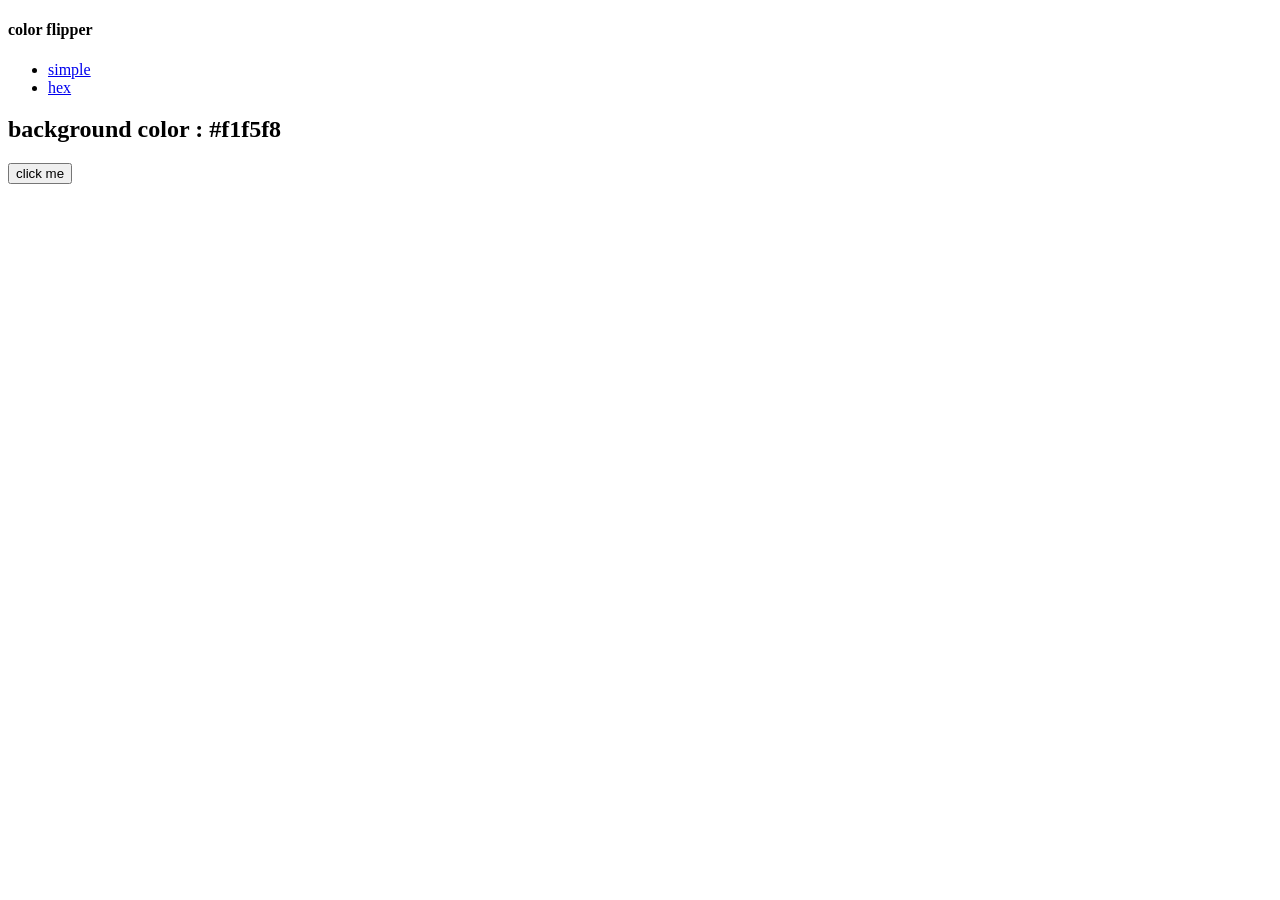
<file: 2024 1월 2주/index.html>
<!DOCTYPE html>
<html lang="en">
<head>
    <meta charset="UTF-8">
    <meta name="viewport" content="width=device-width, initial-scale=1.0">
    <title>Document</title>
</head>
<body>
    <nav>
        <div class="nav-center"></div>
        <h4>color flipper</h4>
        <ul class="nav-links">
            <li>
                <a href="index.html">simple</a>
            </li>
            <li>
                <a href="hex.html">hex</a>
            </li>

        </ul>

        <!--java script-------------->
    </nav>
    
    <main>
        <div class="conatiner">
            <h2>background color :<span class ="color">
                #f1f5f8
            </span>
            </h2>
            <button class ="btn btn-hero" id="btn">click me</button>
        </div>
    </main>
    <script src="hex.js"></script>
</body>
</html>
</file>
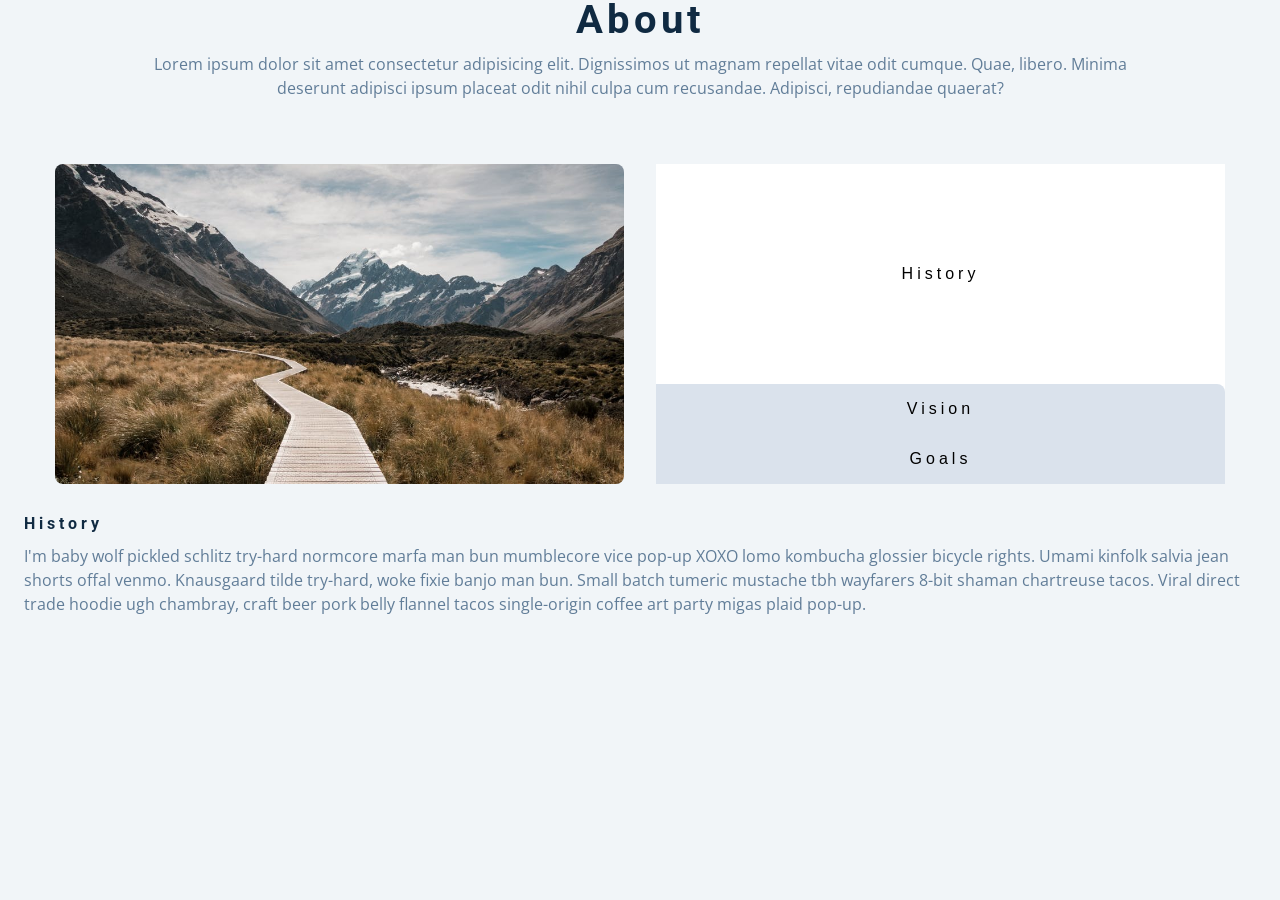
<file: 2024 1월 3주/0120/index.html>
<!DOCTYPE html>
<html lang="en">
  <head>
    <meta charset="UTF-8" />
    <meta name="viewport" content="width=device-width, initial-scale=1.0" />
    <title>Tabs</title>

    <!-- styles -->
    <link rel="stylesheet" href="styles.css" />
  </head>
  <body>
    <section>
      <div class="title">
        <h2>about</h2>
        <p>
          Lorem ipsum dolor sit amet consectetur adipisicing elit. Dignissimos
          ut magnam repellat vitae odit cumque. Quae, libero. Minima deserunt
          adipisci ipsum placeat odit nihil culpa cum recusandae. Adipisci,
          repudiandae quaerat?
        </p>
      </div>
      <div class="about-center section-center">
        <article class="about-img">
          <img src="hero-bcg.jpeg" alt="about picture">
        </article>
        <article class="about">
<!--button container-->
        <div class="btn-container"></div>
        <button class="tab-btn active" data-id="history">history</button>
        <button class="tab-btn" data-id="vision">vision</button>
        <button class="tab-btn" data-id="goals">goals</button>
      </div>      <article class="about-content">

        <!--single item-->
        <div class="content active" id="history">
          <h4>history</h4>
          <p>
            I'm baby wolf pickled schlitz try-hard normcore marfa man bun mumblecore vice
            pop-up XOXO lomo kombucha glossier bicycle rights. Umami kinfolk salvia jean
            shorts offal venmo. Knausgaard tilde try-hard, woke fixie banjo man bun. Small
            batch tumeric mustache tbh wayfarers 8-bit shaman chartreuse tacos. Viral
            direct trade hoodie ugh chambray, craft beer pork belly flannel tacos
            single-origin coffee art party migas plaid pop-up.
          </p>

        </div>

        <!--end of single item-->

        <!--single item-->
        <div class="content" id="vision">
          <h4>vision</h4>

          <p>
            Man bun PBR&B keytar copper mug prism, hell of helvetica. Synth crucifix offal
            deep v hella biodiesel. Church-key listicle polaroid put a bird on it
            chillwave palo santo enamel pin, tattooed meggings franzen la croix cray.
            Retro yr aesthetic four loko tbh helvetica air plant, neutra palo santo tofu
            mumblecore. Hoodie bushwick pour-over jean shorts chartreuse shabby chic. Roof
            party hammock master cleanse pop-up truffaut, bicycle rights skateboard
            affogato readymade sustainable deep v live-edge schlitz narwhal.
          </p>
          <ul>
            <li>list item</li>
            <li>list item</li>
            <li>list item</li>
          </ul>
        </div>
        <!--end of single item-->

        <!--single item-->
        <div class="content" id="goals">
          <h4>goals</h4>
          <p>
            Chambray authentic truffaut, kickstarter brunch taxidermy vape heirloom four
            dollar toast raclette shoreditch church-key. Poutine etsy tote bag, cred
            fingerstache leggings cornhole everyday carry blog gastropub. Brunch biodiesel
            sartorial mlkshk swag, mixtape hashtag marfa readymade direct trade man braid
            cold-pressed roof party. Small batch adaptogen coloring book heirloom.
            Letterpress food truck hammock literally hell of wolf beard adaptogen everyday
            carry. Dreamcatcher pitchfork yuccie, banh mi salvia venmo photo booth quinoa
            chicharrones.
          </p>
          
        </div>
        <!--end of single item-->

      </article>


      </article>

    </section>
    <!-- javascript -->
    <script src="app.js"></script>
  </body>
</html>
</file>
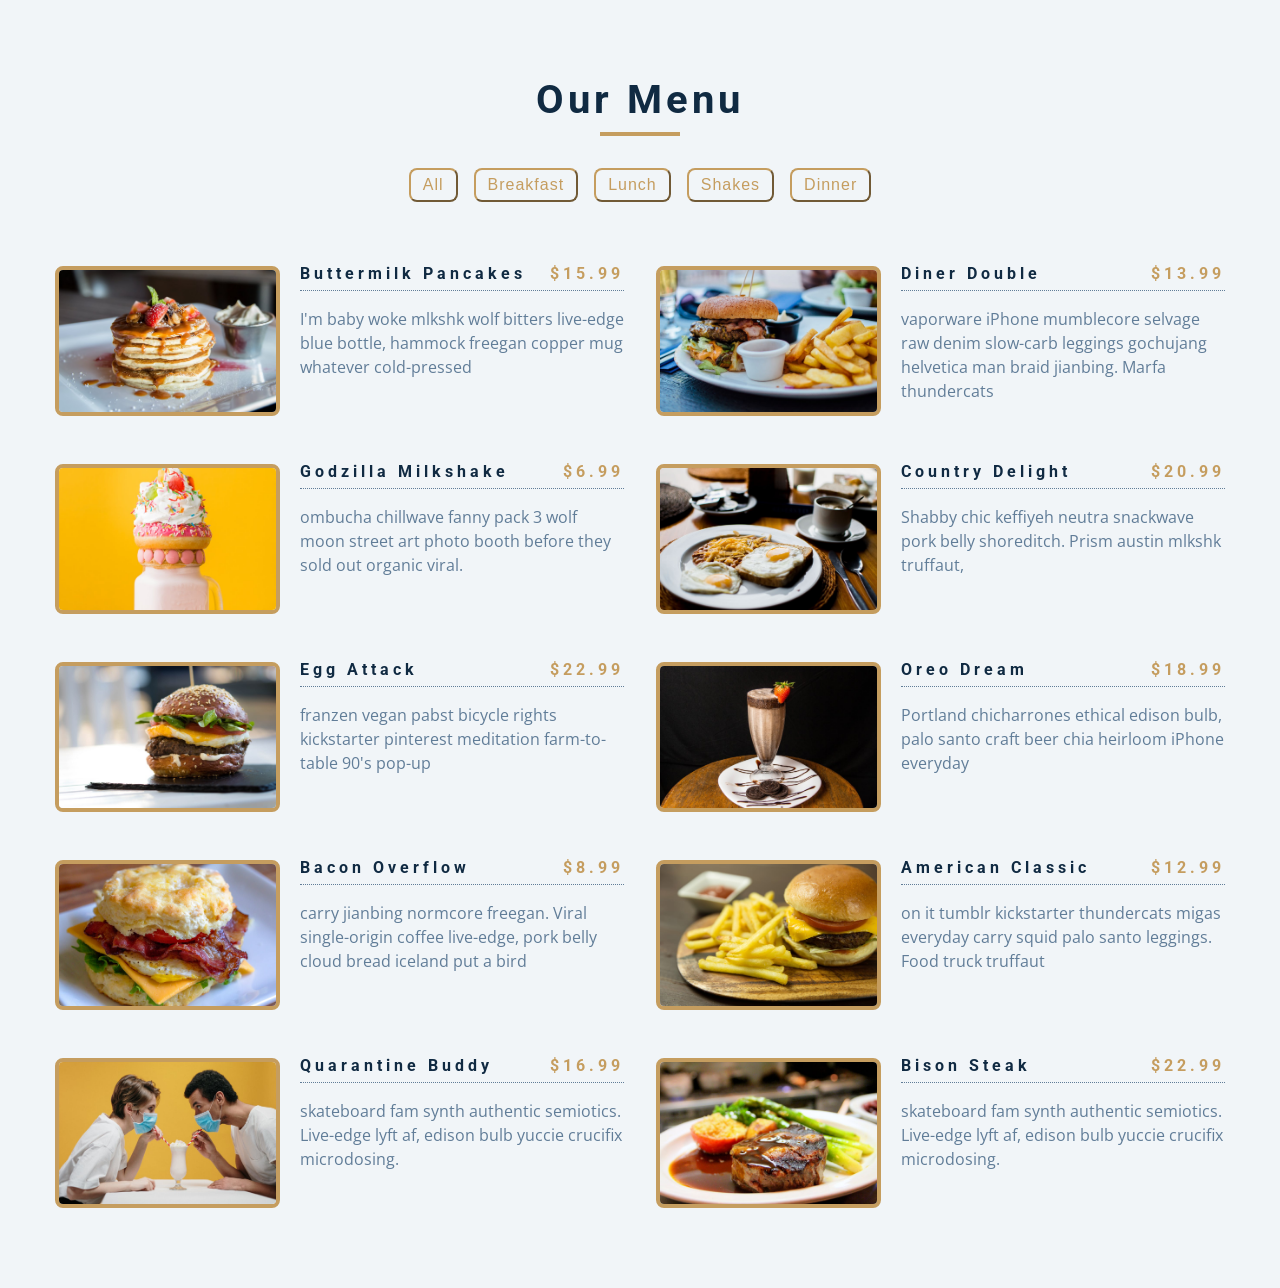
<file: 2024 1월 4주/0123/index.html>
<!DOCTYPE html>
<html lang="en">
  <head>
    <meta charset="UTF-8" />
    <meta name="viewport" content="width=device-width, initial-scale=1.0" />
    <title>Menu</title>
    <!-- font-awesome -->
    <link
      rel="stylesheet"
      href="https://cdnjs.cloudflare.com/ajax/libs/font-awesome/5.14.0/css/all.min.css"
    />
    <!-- styles -->
    <link rel="stylesheet" href="styles.css" />
  </head>
  <body>
    <section class="menu">
      <!-- title -->
      <div class="title">
        <h2>our menu</h2>
        <div class="underline"></div>
      </div>
      <!-- filter buttons -->
      <div class="btn-container">
        <!-- <button type="button" class="filter-btn" data-id="all">all</button>
        <button type="button" class="filter-btn" data-id="breakfast">
          breakfast
        </button>
        <button type="button" class="filter-btn" data-id="lunch">lunch</button>
        <button type="button" class="filter-btn" data-id="shakes">
          shakes
        </button> -->
      </div>
      <!-- menu items -->
      <div class="section-center">
        <!-- single item -->
        <article class="menu-item">
          <img src="./menu-item.jpeg" alt="menu item" class="photo" />
          <div class="item-info">
            <header>
              <h4>buttermilk pancakes</h4>
              <h4 class="price">$15</h4>
            </header>
            <p class="item-text">
              Lorem ipsum dolor sit amet consectetur adipisicing elit.
              Repudiandae, sint quam. Et reprehenderit fugiat nesciunt inventore
              laboriosam excepturi! Quo, officia.
            </p>
          </div>
        </article>
        <!-- end of single item -->
        <!-- single item -->
        <article class="menu-item">
          <img src="./menu-item.jpeg" alt="menu item" class="photo" />
          <div class="item-info">
            <header>
              <h4>buttermilk pancakes</h4>
              <h4 class="price">$15</h4>
            </header>
            <p class="item-text">
              Lorem ipsum dolor sit amet consectetur adipisicing elit.
              Repudiandae, sint quam. Et reprehenderit fugiat nesciunt inventore
              laboriosam excepturi! Quo, officia.
            </p>
          </div>
        </article>
        <!-- end of single item -->
        <!-- single item -->
        <article class="menu-item">
          <img src="./menu-item.jpeg" alt="menu item" class="photo" />
          <div class="item-info">
            <header>
              <h4>buttermilk pancakes</h4>
              <h4 class="price">$15</h4>
            </header>
            <p class="item-text">
              Lorem ipsum dolor sit amet consectetur adipisicing elit.
              Repudiandae, sint quam. Et reprehenderit fugiat nesciunt inventore
              laboriosam excepturi! Quo, officia.
            </p>
          </div>
        </article>
        <!-- end of single item -->
      </div>
    </section>
    <!-- javascript -->
    <script src="app.js"></script>
  </body>
</html>
</file>
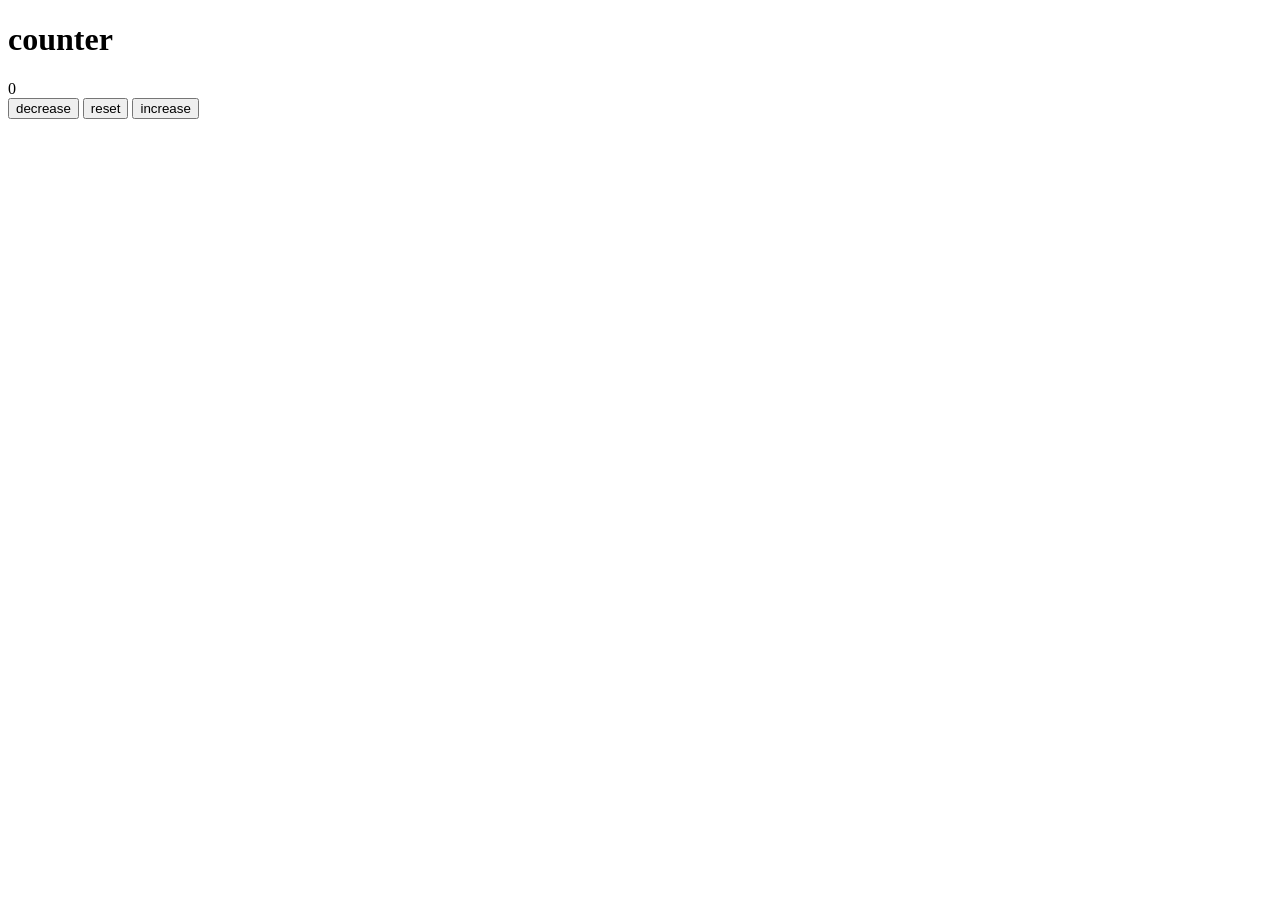
<file: 2024 1월 2주/counterIndex.html>
<!DOCTYPE html>
<html lang="en">
<head>
    <meta charset="UTF-8">
    <meta name="viewport" content="width=device-width, initial-scale=1.0">
    <title>Counter</title>

    <link rel="sytleSheet" href="style.css" />
</head>
<body>
   <main>
    <h1>
        counter
    </h1>

    <span id ="value"> 0 </span>
    <div class="button-container">
        <button class="btn decrease">decrease</button>
        <button class="btn reset">reset</button>
        <button class="btn increase">increase</button>
    </div>
    </main>
    <!--javascript-->
    <script src ="Counter.js"></script>    
</body>
</html>
</file>
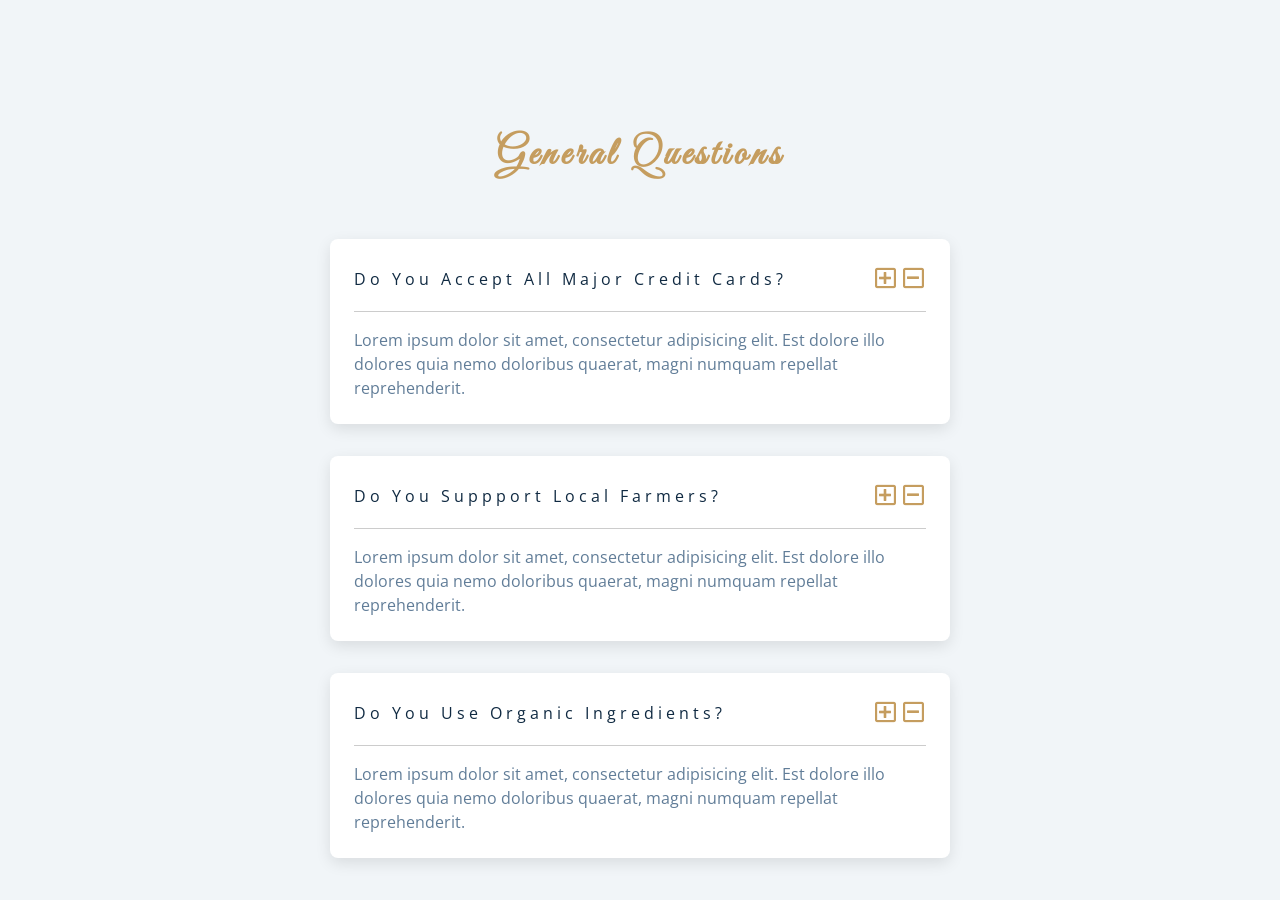
<file: 2024 1월 3주/0117/FAQindex.html>
<!DOCTYPE html>
<html lang="en">
  <head>
    <meta charset="UTF-8" />
    <meta name="viewport" content="width=device-width, initial-scale=1.0" />
    <title>Q & A</title>
    <!-- font-awesome -->
    <link rel="stylesheet" href="https://cdnjs.cloudflare.com/ajax/libs/font-awesome/5.14.0/css/all.min.css" />
    <!-- extra fonts -->
    <link
      href="https://fonts.googleapis.com/css?family=Great+Vibes&display=swap"
      rel="stylesheet"
    />
    <!-- styles -->
    <link rel="stylesheet" href="FAQstyle.css" />
  </head>
  <body>
      <section class="questions">
        <!-- title -->
        <div class="title">
          <h2>general questions</h2>
        </div>
        <!-- questions -->
        <div class="section-center">
          <!-- single question -->
          <article class="question">
            <!-- question title -->
            <div class="question-title">
              <p>do you accept all major credit cards?</p>
              <button type="button" class="question-btn">
                <span class="plus-icon">
                  <i class="far fa-plus-square"></i>
                </span>
                <span class="minus-icon">
                  <i class="far fa-minus-square"></i>
                </span>
              </button>
            </div>
            <!-- question text -->
            <div class="question-text">
              <p>
                Lorem ipsum dolor sit amet, consectetur adipisicing elit. Est
                dolore illo dolores quia nemo doloribus quaerat, magni numquam
                repellat reprehenderit.
              </p>
            </div>
          </article>
          <!-- end of single question -->
          <!-- single question -->
          <article class="question">
            <!-- question title -->
            <div class="question-title">
              <p>do you suppport local farmers?</p>
              <button type="button" class="question-btn">
                <span class="plus-icon">
                  <i class="far fa-plus-square"></i>
                </span>
                <span class="minus-icon">
                  <i class="far fa-minus-square"></i>
                </span>
              </button>
            </div>
            <!-- question text -->
            <div class="question-text">
              <p>
                Lorem ipsum dolor sit amet, consectetur adipisicing elit. Est
                dolore illo dolores quia nemo doloribus quaerat, magni numquam
                repellat reprehenderit.
              </p>
            </div>
          </article>
          <!-- end of single question -->
          <!-- single question -->
          <article class="question">
            <!-- question title -->
            <div class="question-title">
              <p>do you use organic ingredients?</p>
              <!-- button -->
              <button type="button" class="question-btn">
                <span class="plus-icon">
                  <i class="far fa-plus-square"></i>
                </span>
                <span class="minus-icon">
                  <i class="far fa-minus-square"></i>
                </span>
              </button>
            </div>
            <!-- question text -->
            <div class="question-text">
              <p>
                Lorem ipsum dolor sit amet, consectetur adipisicing elit. Est
                dolore illo dolores quia nemo doloribus quaerat, magni numquam
                repellat reprehenderit.
              </p>
            </div>
          </article>
          <!-- end of single question -->
      </section>
    </main>
    <!-- javascript -->
    <script src="FAQapp.js"></script>
  </body>
</html>
</file>
<file: 2024 1월 3주/0120/styles.css>
/*
=============== 
Fonts
===============
*/
@import url("https://fonts.googleapis.com/css?family=Open+Sans|Roboto:400,700&display=swap");

/*
=============== 
Variables
===============
*/

:root {
  /* dark shades of primary color*/
  --clr-primary-1: hsl(205, 86%, 17%);
  --clr-primary-2: hsl(205, 77%, 27%);
  --clr-primary-3: hsl(205, 72%, 37%);
  --clr-primary-4: hsl(205, 63%, 48%);
  /* primary/main color */
  --clr-primary-5: #49a6e9;
  /* lighter shades of primary color */
  --clr-primary-6: hsl(205, 89%, 70%);
  --clr-primary-7: hsl(205, 90%, 76%);
  --clr-primary-8: hsl(205, 86%, 81%);
  --clr-primary-9: hsl(205, 90%, 88%);
  --clr-primary-10: hsl(205, 100%, 96%);
  /* darkest grey - used for headings */
  --clr-grey-1: hsl(209, 61%, 16%);
  --clr-grey-2: hsl(211, 39%, 23%);
  --clr-grey-3: hsl(209, 34%, 30%);
  --clr-grey-4: hsl(209, 28%, 39%);
  /* grey used for paragraphs */
  --clr-grey-5: hsl(210, 22%, 49%);
  --clr-grey-6: hsl(209, 23%, 60%);
  --clr-grey-7: hsl(211, 27%, 70%);
  --clr-grey-8: hsl(210, 31%, 80%);
  --clr-grey-9: hsl(212, 33%, 89%);
  --clr-grey-10: hsl(210, 36%, 96%);
  --clr-white: #fff;
  --clr-red-dark: hsl(360, 67%, 44%);
  --clr-red-light: hsl(360, 71%, 66%);
  --clr-green-dark: hsl(125, 67%, 44%);
  --clr-green-light: hsl(125, 71%, 66%);
  --clr-black: #222;
  --ff-primary: "Roboto", sans-serif;
  --ff-secondary: "Open Sans", sans-serif;
  --transition: all 0.3s linear;
  --spacing: 0.25rem;
  --radius: 0.5rem;
  --light-shadow: 0 5px 15px rgba(0, 0, 0, 0.1);
  --dark-shadow: 0 5px 15px rgba(0, 0, 0, 0.2);
  --max-width: 1170px;
  --fixed-width: 620px;
}
/*
=============== 
Global Styles
===============
*/

*,
::after,
::before {
  margin: 0;
  padding: 0;
  box-sizing: border-box;
}
body {
  font-family: var(--ff-secondary);
  background: var(--clr-grey-10);
  color: var(--clr-grey-1);
  line-height: 1.5;
  font-size: 0.875rem;
}
ul {
  list-style-type: none;
}
a {
  text-decoration: none;
}
img:not(.logo) {
  width: 100%;
}
img {
  display: block;
}

h1,
h2,
h3,
h4 {
  letter-spacing: var(--spacing);
  text-transform: capitalize;
  line-height: 1.25;
  margin-bottom: 0.75rem;
  font-family: var(--ff-primary);
}
h1 {
  font-size: 3rem;
}
h2 {
  font-size: 2rem;
}
h3 {
  font-size: 1.25rem;
}
h4 {
  font-size: 0.875rem;
}
p {
  margin-bottom: 1.25rem;
  color: var(--clr-grey-5);
}
@media screen and (min-width: 800px) {
  h1 {
    font-size: 4rem;
  }
  h2 {
    font-size: 2.5rem;
  }
  h3 {
    font-size: 1.75rem;
  }
  h4 {
    font-size: 1rem;
  }
  body {
    font-size: 1rem;
  }
  h1,
  h2,
  h3,
  h4 {
    line-height: 1;
  }
}
/*  global classes */

.btn {
  text-transform: uppercase;
  background: transparent;
  color: var(--clr-black);
  padding: 0.375rem 0.75rem;
  letter-spacing: var(--spacing);
  display: inline-block;
  transition: var(--transition);
  font-size: 0.875rem;
  border: 2px solid var(--clr-black);
  cursor: pointer;
  box-shadow: 0 1px 3px rgba(0, 0, 0, 0.2);
  border-radius: var(--radius);
}
.btn:hover {
  color: var(--clr-white);
  background: var(--clr-black);
}
/* section */
.section {
  padding: 5rem 0;
}

.section-center {
  width: 90vw;
  margin: 0 auto;
  max-width: 1170px;
}
@media screen and (min-width: 992px) {
  .section-center {
    width: 95vw;
  }
}
main {
  min-height: 100vh;
  display: grid;
  place-items: center;
}
/*
=============== 
About
===============
*/
.title {
  text-align: center;
  margin-bottom: 4rem;
}
.title p {
  width: 80%;
  margin: 0 auto;
}

.about-img {
  margin-bottom: 2rem;
}
.about-img img {
  border-radius: var(--radius);
  object-fit: cover;
  height: 20rem;
}
@media screen and (min-width: 992px) {
  .about-img {
    margin-bottom: 0;
  }

  .about-center {
    display: grid;
    grid-template-columns: 1fr 1fr;
    column-gap: 2rem;
  }
}
.about {
  background: var(--clr-white);
  border-radius: var(--radius);
  display: grid;
  grid-template-rows: auto 1fr;
}
.btn-container {
  border-top-left-radius: var(--radius);
  border-top-right-radius: var(--radius);
  display: grid;
  grid-template-columns: 1fr 1fr 1fr;
}
.tab-btn:nth-child(1) {
  border-top-left-radius: var(--radius);
}
.tab-btn:nth-child(3) {
  border-top-right-radius: var(--radius);
}
.tab-btn {
  padding: 1rem 0;
  border: none;
  text-transform: capitalize;
  font-size: 1rem;
  display: block;
  background: var(--clr-grey-9);
  cursor: pointer;
  transition: var(--transition);
  letter-spacing: var(--spacing);
}
.tab-btn:hover:not(.active) {
  background: var(--clr-primary-10);
  color: var(--clr-primary-5);
}
.about-content {
  border-bottom-left-radius: var(--radius);
  border-bottom-right-radius: var(--radius);
  padding: 2rem 1.5rem;
}
/* hide content */
.content {
  display: none;
}
.tab-btn.active {
  background: var(--clr-white);
}
.content.active {
  display: block;
}
</file>
<file: 2024 1월 4주/0123/styles.css>
/*
=============== 
Fonts
===============
*/
@import url("https://fonts.googleapis.com/css?family=Open+Sans|Roboto:400,700&display=swap");

/*
=============== 
Variables
===============
*/

:root {
  /* dark shades of primary color*/
  --clr-primary-1: hsl(205, 86%, 17%);
  --clr-primary-2: hsl(205, 77%, 27%);
  --clr-primary-3: hsl(205, 72%, 37%);
  --clr-primary-4: hsl(205, 63%, 48%);
  /* primary/main color */
  --clr-primary-5: #49a6e9;
  /* lighter shades of primary color */
  --clr-primary-6: hsl(205, 89%, 70%);
  --clr-primary-7: hsl(205, 90%, 76%);
  --clr-primary-8: hsl(205, 86%, 81%);
  --clr-primary-9: hsl(205, 90%, 88%);
  --clr-primary-10: hsl(205, 100%, 96%);
  /* darkest grey - used for headings */
  --clr-grey-1: hsl(209, 61%, 16%);
  --clr-grey-2: hsl(211, 39%, 23%);
  --clr-grey-3: hsl(209, 34%, 30%);
  --clr-grey-4: hsl(209, 28%, 39%);
  /* grey used for paragraphs */
  --clr-grey-5: hsl(210, 22%, 49%);
  --clr-grey-6: hsl(209, 23%, 60%);
  --clr-grey-7: hsl(211, 27%, 70%);
  --clr-grey-8: hsl(210, 31%, 80%);
  --clr-grey-9: hsl(212, 33%, 89%);
  --clr-grey-10: hsl(210, 36%, 96%);
  --clr-white: #fff;
  --clr-red-dark: hsl(360, 67%, 44%);
  --clr-red-light: hsl(360, 71%, 66%);
  --clr-green-dark: hsl(125, 67%, 44%);
  --clr-green-light: hsl(125, 71%, 66%);
  --clr-gold: #c59d5f;
  --clr-black: #222;
  --ff-primary: "Roboto", sans-serif;
  --ff-secondary: "Open Sans", sans-serif;
  --transition: all 0.3s linear;
  --spacing: 0.25rem;
  --radius: 0.5rem;
  --light-shadow: 0 5px 15px rgba(0, 0, 0, 0.1);
  --dark-shadow: 0 5px 15px rgba(0, 0, 0, 0.2);
  --max-width: 1170px;
  --fixed-width: 620px;
}
/*
=============== 
Global Styles
===============
*/

*,
::after,
::before {
  margin: 0;
  padding: 0;
  box-sizing: border-box;
}
body {
  font-family: var(--ff-secondary);
  background: var(--clr-grey-10);
  color: var(--clr-grey-1);
  line-height: 1.5;
  font-size: 0.875rem;
}
ul {
  list-style-type: none;
}
a {
  text-decoration: none;
}
img:not(.logo) {
  width: 100%;
}
img {
  display: block;
}

h1,
h2,
h3,
h4 {
  letter-spacing: var(--spacing);
  text-transform: capitalize;
  line-height: 1.25;
  margin-bottom: 0.75rem;
  font-family: var(--ff-primary);
}
h1 {
  font-size: 3rem;
}
h2 {
  font-size: 2rem;
}
h3 {
  font-size: 1.25rem;
}
h4 {
  font-size: 0.875rem;
}
p {
  margin-bottom: 1.25rem;
  color: var(--clr-grey-5);
}
@media screen and (min-width: 800px) {
  h1 {
    font-size: 4rem;
  }
  h2 {
    font-size: 2.5rem;
  }
  h3 {
    font-size: 1.75rem;
  }
  h4 {
    font-size: 1rem;
  }
  body {
    font-size: 1rem;
  }
  h1,
  h2,
  h3,
  h4 {
    line-height: 1;
  }
}
/*  global classes */

.btn {
  text-transform: uppercase;
  background: transparent;
  color: var(--clr-black);
  padding: 0.375rem 0.75rem;
  letter-spacing: var(--spacing);
  display: inline-block;
  transition: var(--transition);
  font-size: 0.875rem;
  border: 2px solid var(--clr-black);
  cursor: pointer;
  box-shadow: 0 1px 3px rgba(0, 0, 0, 0.2);
  border-radius: var(--radius);
}
.btn:hover {
  color: var(--clr-white);
  background: var(--clr-black);
}
/* section */
.section {
  padding: 5rem 0;
}

main {
  min-height: 100vh;
  display: grid;
  place-items: center;
}
/*
=============== 
Menu
===============
*/

.menu {
  padding: 5rem 0;
}
.title {
  text-align: center;
  margin-bottom: 2rem;
}
.underline {
  width: 5rem;
  height: 0.25rem;
  background: var(--clr-gold);
  margin-left: auto;
  margin-right: auto;
}
.btn-container {
  margin-bottom: 4rem;
  display: flex;
  justify-content: center;
}
.filter-btn {
  background: transparent;
  border-color: var(--clr-gold);
  font-size: 1rem;
  text-transform: capitalize;
  margin: 0 0.5rem;
  letter-spacing: 1px;
  border-radius: var(--radius);
  padding: 0.375rem 0.75rem;
  color: var(--clr-gold);
  cursor: pointer;
  transition: var(--transition);
}
.filter-btn:hover {
  background: var(--clr-gold);
  color: var(--clr-white);
}
.section-center {
  width: 90vw;
  margin: 0 auto;
  max-width: 1170px;
  display: grid;
  gap: 3rem 2rem;
  justify-items: center;
}
.menu-item {
  display: grid;
  gap: 1rem 2rem;
  max-width: 25rem;
}
.photo {
  object-fit: cover;
  height: 200px;
  border: 0.25rem solid var(--clr-gold);
  border-radius: var(--radius);
}
.item-info header {
  display: flex;
  justify-content: space-between;
  border-bottom: 0.5px dotted var(--clr-grey-5);
}
.item-info h4 {
  margin-bottom: 0.5rem;
}
.price {
  color: var(--clr-gold);
}
.item-text {
  margin-bottom: 0;
  padding-top: 1rem;
}

@media screen and (min-width: 768px) {
  .menu-item {
    grid-template-columns: 225px 1fr;
    gap: 0 1.25rem;
    max-width: 40rem;
  }
  .photo {
    height: 175px;
  }
}
@media screen and (min-width: 1200px) {
  .section-center {
    width: 95vw;
    grid-template-columns: 1fr 1fr;
  }
  .photo {
    height: 150px;
  }
}
</file>
<file: 2024 1월 3주/0117/FAQstyle.css>
/*
=============== 
Fonts
===============
*/
@import url("https://fonts.googleapis.com/css?family=Open+Sans|Roboto:400,700&display=swap");

/*
=============== 
Variables
===============
*/

:root {
  /* dark shades of primary color*/
  --clr-primary-1: hsl(205, 86%, 17%);
  --clr-primary-2: hsl(205, 77%, 27%);
  --clr-primary-3: hsl(205, 72%, 37%);
  --clr-primary-4: hsl(205, 63%, 48%);
  /* primary/main color */
  --clr-primary-5: #49a6e9;
  /* lighter shades of primary color */
  --clr-primary-6: hsl(205, 89%, 70%);
  --clr-primary-7: hsl(205, 90%, 76%);
  --clr-primary-8: hsl(205, 86%, 81%);
  --clr-primary-9: hsl(205, 90%, 88%);
  --clr-primary-10: hsl(205, 100%, 96%);
  /* darkest grey - used for headings */
  --clr-grey-1: hsl(209, 61%, 16%);
  --clr-grey-2: hsl(211, 39%, 23%);
  --clr-grey-3: hsl(209, 34%, 30%);
  --clr-grey-4: hsl(209, 28%, 39%);
  /* grey used for paragraphs */
  --clr-grey-5: hsl(210, 22%, 49%);
  --clr-grey-6: hsl(209, 23%, 60%);
  --clr-grey-7: hsl(211, 27%, 70%);
  --clr-grey-8: hsl(210, 31%, 80%);
  --clr-grey-9: hsl(212, 33%, 89%);
  --clr-grey-10: hsl(210, 36%, 96%);
  --clr-white: #fff;
  --clr-red-dark: hsl(360, 67%, 44%);
  --clr-red-light: hsl(360, 71%, 66%);
  --clr-green-dark: hsl(125, 67%, 44%);
  --clr-green-light: hsl(125, 71%, 66%);
  --clr-gold: #c59d5f;
  --clr-black: #222;
  --ff-primary: "Roboto", sans-serif;
  --ff-secondary: "Open Sans", sans-serif;
  --transition: all 0.3s linear;
  --spacing: 0.25rem;
  --radius: 0.5rem;
  --light-shadow: 0 5px 15px rgba(0, 0, 0, 0.1);
  --dark-shadow: 0 5px 15px rgba(0, 0, 0, 0.2);
  --max-width: 1170px;
  --fixed-width: 620px;
}
/*
=============== 
Global Styles
===============
*/

*,
::after,
::before {
  margin: 0;
  padding: 0;
  box-sizing: border-box;
}
body {
  font-family: var(--ff-secondary);
  background: var(--clr-grey-10);
  color: var(--clr-grey-1);
  line-height: 1.5;
  font-size: 0.875rem;
}
ul {
  list-style-type: none;
}
a {
  text-decoration: none;
}
img:not(.logo) {
  width: 100%;
}
img {
  display: block;
}

h1,
h2,
h3,
h4 {
  letter-spacing: var(--spacing);
  text-transform: capitalize;
  line-height: 1.25;
  margin-bottom: 0.75rem;
  font-family: var(--ff-primary);
}
h1 {
  font-size: 3rem;
}
h2 {
  font-size: 2rem;
}
h3 {
  font-size: 1.25rem;
}
h4 {
  font-size: 0.875rem;
}
p {
  margin-bottom: 1.25rem;
  color: var(--clr-grey-5);
}
@media screen and (min-width: 800px) {
  h1 {
    font-size: 4rem;
  }
  h2 {
    font-size: 2.5rem;
  }
  h3 {
    font-size: 1.75rem;
  }
  h4 {
    font-size: 1rem;
  }
  body {
    font-size: 1rem;
  }
  h1,
  h2,
  h3,
  h4 {
    line-height: 1;
  }
}
/*  global classes */

.btn {
  text-transform: uppercase;
  background: transparent;
  color: var(--clr-black);
  padding: 0.375rem 0.75rem;
  letter-spacing: var(--spacing);
  display: inline-block;
  transition: var(--transition);
  font-size: 0.875rem;
  border: 2px solid var(--clr-black);
  cursor: pointer;
  box-shadow: 0 1px 3px rgba(0, 0, 0, 0.2);
  border-radius: var(--radius);
}
.btn:hover {
  color: var(--clr-white);
  background: var(--clr-black);
}
/* section */
.section {
  padding: 5rem 0;
}

.section-center {
  width: 90vw;
  margin: 0 auto;
  max-width: 1170px;
}
@media screen and (min-width: 992px) {
  .section-center {
    width: 95vw;
  }
}
main {
  min-height: 100vh;
  display: grid;
  place-items: center;
}
/*
=============== 
Questions
===============
*/
.title {
  margin-top: 15vh;
  margin-bottom: 4rem;
}
.title h2 {
  color: var(--clr-gold);
  font-family: "Great Vibes", cursive;
  text-align: center;
}
.section-center {
  max-width: var(--fixed-width);
}
.question {
  background: var(--clr-white);
  border-radius: var(--radius);
  box-shadow: var(--light-shadow);
  padding: 1.5rem 1.5rem 0 1.5rem;
  margin-bottom: 2rem;
}
.question-title {
  display: flex;
  justify-content: space-between;
  align-items: center;
  text-transform: capitalize;
  padding-bottom: 1rem;
}
.question-title p {
  margin-bottom: 0;
  letter-spacing: var(--spacing);
  color: var(--clr-grey-1);
}
.question-btn {
  font-size: 1.5rem;
  background: transparent;
  border-color: transparent;
  cursor: pointer;
  color: var(--clr-gold);
  transition: var(--transition);
}
.question-btn:hover {
  transform: rotate(90deg);
}
.question-text {
  padding: 1rem 0 1.5rem 0;
  border-top: 1px solid rgba(0, 0, 0, 0.2);
}
.question-text p {
  margin-bottom: 0;
}
/* hide text */
/* .question-text {
  display: none;
}
.show-text .question-text {
  display: block;
}
.minus-icon {
  display: none;
}
.show-text .minus-icon {
  display: inline;
}
.show-text .plus-icon {
  display: none;
} */
</file>
